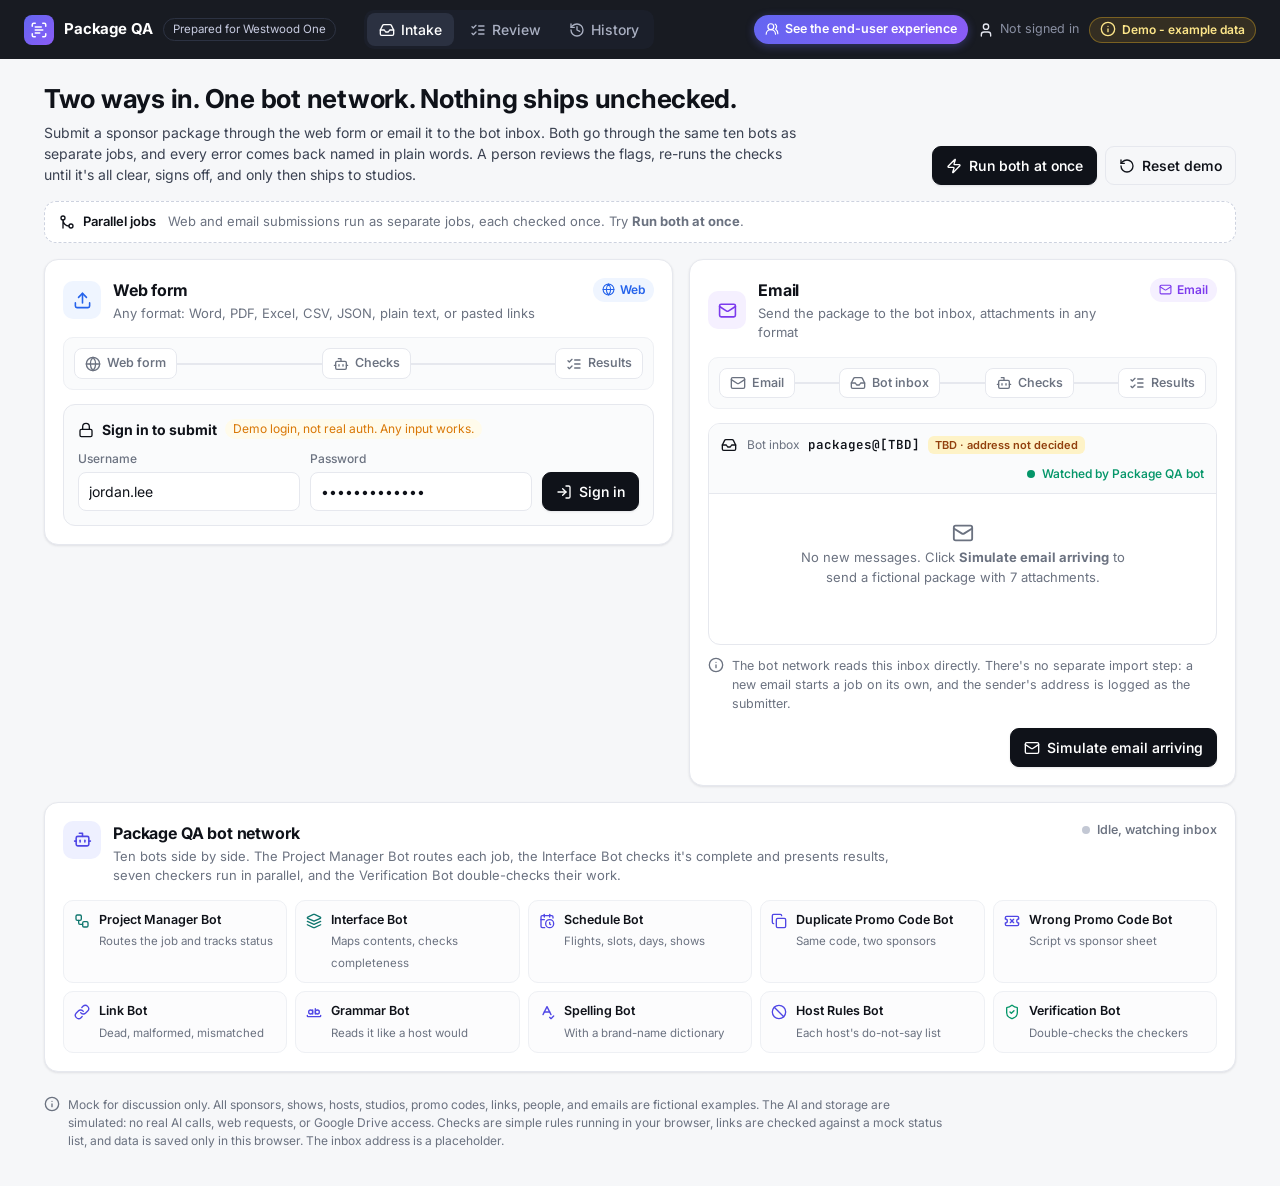
<file: index.html>
<!doctype html>
<html lang="en">
<head>
<meta charset="utf-8">
<meta name="viewport" content="width=device-width, initial-scale=1, viewport-fit=cover">
<meta name="theme-color" content="#0b0d12">
<title>Package QA · Mock · Prepared for Westwood One</title>
<link rel="preconnect" href="https://fonts.googleapis.com"><link rel="preconnect" href="https://fonts.gstatic.com" crossorigin>
<link href="https://fonts.googleapis.com/css2?family=Inter:wght@400;500;600;700&family=JetBrains+Mono:wght@400;500&display=swap" rel="stylesheet">
<link rel="stylesheet" href="assets/styles.css">
</head>
<body>
<header class="topbar">
  <div class="brand"><span class="logo" data-i="scan-text"></span><span class="name">Package QA</span><span class="tag">Prepared for Westwood One</span></div>
  <nav class="tabs" id="tabs">
    <button data-view="intake" class="on"><span data-i="inbox"></span><span>Intake</span></button>
    <button data-view="review"><span data-i="list-checks"></span><span>Review</span><em id="reviewCount"></em></button>
    <button data-view="history"><span data-i="history"></span><span>History</span></button>
  </nav>
  <div class="top-right"><a class="eu-link" href="end-user.html" title="See the end-user experience"><span data-i="users-round"></span><span class="eu-full">See the end-user experience</span><span class="eu-short">End-user view</span></a><span class="user-chip" id="userChip"></span><span class="demo-pill"><span data-i="info"></span><span>Demo - example data</span></span></div>
</header>

<main class="wrap">
  <!-- ============ INTAKE ============ -->
  <section class="view" id="view-intake">
    <section class="hero">
      <div>
        <h1>Two ways in. One bot network. Nothing ships unchecked.</h1>
        <p class="sub">Submit a sponsor package through the web form or email it to the bot inbox. Both go through the same ten bots as separate jobs, and every error comes back named in plain words. A person reviews the flags, re-runs the checks until it's all clear, signs off, and only then ships to studios.</p>
      </div>
      <div class="hero-actions">
        <button class="btn primary" id="runBoth"><span data-i="zap"></span>Run both at once</button>
        <button class="btn ghost" id="resetAll" title="Clears this browser's mock storage"><span data-i="rotate-ccw"></span>Reset demo</button>
      </div>
    </section>

    <div class="jobs-indicator" id="indicator"></div>

    <section class="lanes">
      <article class="card lane" id="laneWeb">
        <div class="lane-head">
          <div class="lane-title"><span class="ico-box web" data-i="upload"></span><div><h2>Web form</h2><p>Any format: Word, PDF, Excel, CSV, JSON, plain text, or pasted links</p></div></div>
          <span class="src-badge web"><span data-i="globe"></span>Web</span>
        </div>
        <div class="flowline" id="flowWeb"></div>
        <form class="signin" id="signin" autocomplete="off">
          <div class="signin-title"><span data-i="lock"></span><b>Sign in to submit</b><span class="note">Demo login, not real auth. Any input works.</span></div>
          <div class="signin-row">
            <label><span>Username</span><input id="uName" value="jordan.lee" spellcheck="false"></label>
            <label><span>Password</span><input id="uPass" type="password" value="demo-password"></label>
            <button class="btn primary" type="submit"><span data-i="log-in"></span>Sign in</button>
          </div>
        </form>
        <div id="webForm">
          <div class="signed"><span data-i="user-check"></span><span>Signed in as <b id="signedName"></b>. Web submissions are stamped with this user.</span><button class="link-btn" id="signOut" type="button"><span data-i="log-out"></span>Sign out</button></div>
          <label class="drop" id="drop">
            <input type="file" id="fileInput" multiple hidden>
            <span class="drop-ico" data-i="file-up"></span>
            <b>Drop files here or click to browse</b>
            <span>Several files per job. Scripts, sponsor info, promo codes, links, schedule, host preferences, in any layout.</span>
          </label>
          <label class="paste"><span><span data-i="clipboard-paste"></span>Paste text or links</span><textarea id="pasteBox" rows="3" placeholder="Paste a script, a CSV, or one link per line (e.g. S1 https://...)"></textarea></label>
          <div class="detected" id="webDetected"></div>
          <div class="lane-foot">
            <button class="btn" id="loadSample" type="button"><span data-i="file-text"></span>Load sample package</button>
            <button class="btn primary" id="submitWeb" type="button"><span data-i="send"></span>Submit for checking</button>
          </div>
          <p class="form-msg" id="formMsg" role="status"></p>
        </div>
      </article>

      <article class="card lane" id="laneEmail">
        <div class="lane-head">
          <div class="lane-title"><span class="ico-box email" data-i="mail"></span><div><h2>Email</h2><p>Send the package to the bot inbox, attachments in any format</p></div></div>
          <span class="src-badge email"><span data-i="mail"></span>Email</span>
        </div>
        <div class="flowline" id="flowEmail"></div>
        <div class="inbox">
          <div class="inbox-head">
            <span data-i="inbox"></span>
            <div class="inbox-addr"><span class="lbl">Bot inbox</span><code>packages@[TBD]</code><span class="tbd">TBD · address not decided</span></div>
            <span class="watch"><span class="pulse"></span>Watched by Package QA bot</span>
          </div>
          <div class="inbox-list" id="inboxList"></div>
        </div>
        <p class="lane-note"><span data-i="info"></span>The bot network reads this inbox directly. There's no separate import step: a new email starts a job on its own, and the sender's address is logged as the submitter.</p>
        <div class="lane-foot">
          <button class="btn primary" id="simEmail" type="button"><span data-i="mail"></span>Simulate email arriving</button>
        </div>
      </article>
    </section>

    <section class="card bot-panel">
      <div class="bot-head">
        <span class="ico-box bot" data-i="bot"></span>
        <div><h2>Package QA bot network</h2><p>Ten bots side by side. The Project Manager Bot routes each job, the Interface Bot checks it's complete and presents results, seven checkers run in parallel, and the Verification Bot double-checks their work.</p></div>
        <span class="bot-state" id="botState"></span>
      </div>
      <div class="bot-legend" id="legend"></div>
    </section>

    <section class="jobs" id="jobs"></section>
  </section>

  <!-- ============ REVIEW ============ -->
  <section class="view" id="view-review" hidden></section>

  <!-- ============ HISTORY ============ -->
  <section class="view" id="view-history" hidden></section>

  <footer class="foot">
    <p><span data-i="info"></span>Mock for discussion only. All sponsors, shows, hosts, studios, promo codes, links, people, and emails are fictional examples. The AI and storage are simulated: no real AI calls, web requests, or Google Drive access. Checks are simple rules running in your browser, links are checked against a mock status list, and data is saved only in this browser. The inbox address is a placeholder.</p>
  </footer>
</main>

<div class="modal" id="modal" hidden><div class="modal-card" id="modalCard"></div></div>
<div class="toast" id="toast" hidden></div>

<script src="assets/icons.js"></script>
<script src="assets/samples.js"></script>
<script src="assets/engine.js"></script>
<script src="assets/parse.js"></script>
<script src="assets/app.js"></script>
</body>
</html>
</file>
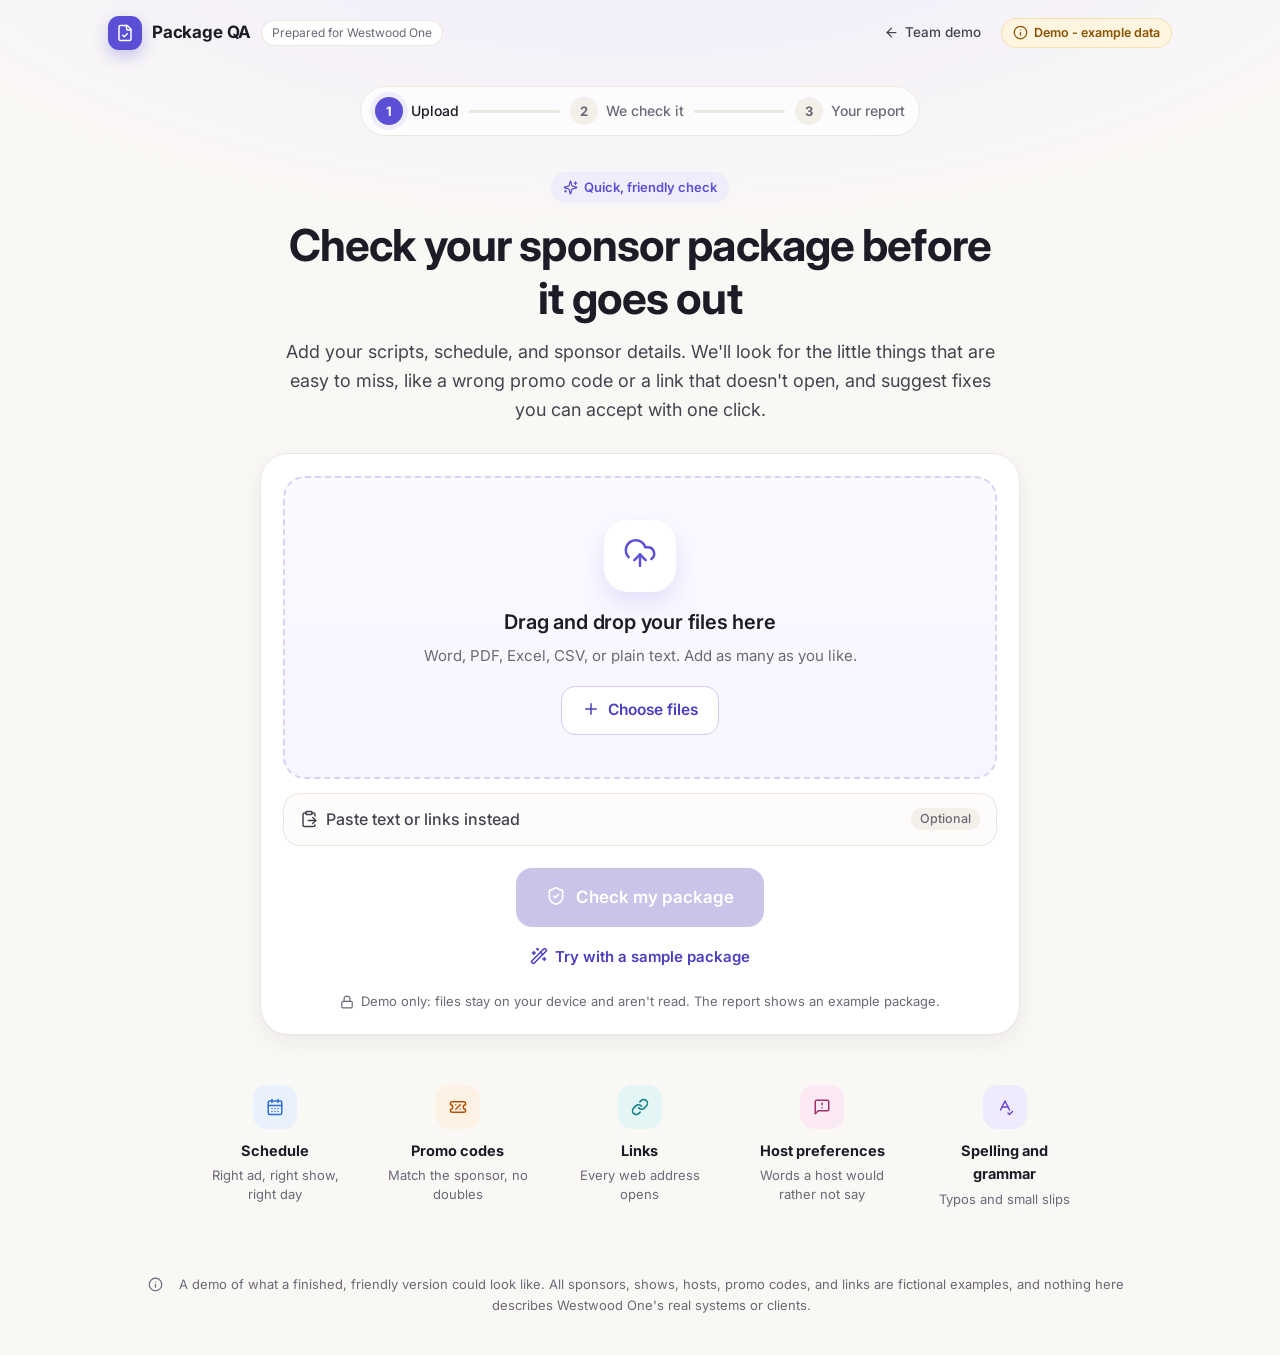
<file: end-user.html>
<!doctype html>
<html lang="en">
<head>
<meta charset="utf-8">
<meta name="viewport" content="width=device-width, initial-scale=1">
<title>Check your sponsor package · Package QA (demo)</title>
<meta name="description" content="Demo of a friendly end-user experience for checking a sponsor package. Example data only.">
<meta name="theme-color" content="#faf8f5">
<link rel="preconnect" href="https://fonts.googleapis.com"><link rel="preconnect" href="https://fonts.gstatic.com" crossorigin>
<link href="https://fonts.googleapis.com/css2?family=Inter:wght@400;500;600;700&display=swap" rel="stylesheet">
<link rel="stylesheet" href="assets/enduser.css">
</head>
<body>
<a class="skip" href="#main">Skip to content</a>
<header class="eu-top">
  <div class="eu-brand"><span class="eu-logo" data-i="file-check"></span><span class="eu-name">Package QA</span><span class="eu-tag">Prepared for Westwood One</span></div>
  <div class="eu-top-right">
    <a class="eu-back" href="./"><span data-i="arrow-left"></span><span>Team demo</span></a>
    <span class="eu-demo"><span data-i="info"></span>Demo - example data</span>
  </div>
</header>

<main id="main" class="eu-wrap">
  <ol class="steps" id="steps" aria-label="Progress">
    <li data-step="upload"><span class="num">1</span><span class="lbl">Upload</span></li>
    <li class="bar" aria-hidden="true"><i></i></li>
    <li data-step="checking"><span class="num">2</span><span class="lbl">We check it</span></li>
    <li class="bar" aria-hidden="true"><i></i></li>
    <li data-step="report"><span class="num">3</span><span class="lbl">Your report</span></li>
  </ol>

  <!-- 1. Upload -->
  <section class="stage" id="stage-upload" aria-labelledby="h-upload">
    <div class="hero">
      <span class="hero-badge"><span data-i="sparkles"></span>Quick, friendly check</span>
      <h1 id="h-upload">Check your sponsor package before it goes out</h1>
      <p>Add your scripts, schedule, and sponsor details. We'll look for the little things that are easy to miss, like a wrong promo code or a link that doesn't open, and suggest fixes you can accept with one click.</p>
    </div>

    <div class="up-card">
      <label class="dropzone" id="drop" for="files" tabindex="0">
        <input type="file" id="files" multiple hidden>
        <span class="dz-art" aria-hidden="true"><span data-i="cloud-upload"></span></span>
        <span class="dz-title">Drag and drop your files here</span>
        <span class="dz-sub">Word, PDF, Excel, CSV, or plain text. Add as many as you like.</span>
        <span class="btn-soft" id="chooseBtn"><span data-i="plus"></span>Choose files</span>
      </label>

      <ul class="chips" id="chips" aria-live="polite"></ul>

      <details class="paste" id="pasteWrap">
        <summary><span data-i="clipboard-paste"></span>Paste text or links instead <span class="opt">Optional</span></summary>
        <textarea id="paste" rows="4" placeholder="Paste a script, a list of links, or anything else you'd like us to look at."></textarea>
      </details>

      <div class="up-actions">
        <button class="btn-big" id="checkBtn" disabled><span data-i="shield-check"></span>Check my package</button>
        <button class="btn-link" id="sampleBtn"><span data-i="wand-sparkles"></span>Try with a sample package</button>
      </div>
      <p class="fine"><span data-i="lock"></span>Demo only: files stay on your device and aren't read. The report shows an example package.</p>
    </div>

    <ul class="what" aria-label="What we look for">
      <li><span class="w-ico c-sched" data-i="calendar-days"></span><b>Schedule</b><span>Right ad, right show, right day</span></li>
      <li><span class="w-ico c-code" data-i="ticket-percent"></span><b>Promo codes</b><span>Match the sponsor, no doubles</span></li>
      <li><span class="w-ico c-link" data-i="link"></span><b>Links</b><span>Every web address opens</span></li>
      <li><span class="w-ico c-words" data-i="message-square-warning"></span><b>Host preferences</b><span>Words a host would rather not say</span></li>
      <li><span class="w-ico c-typo" data-i="spell-check"></span><b>Spelling and grammar</b><span>Typos and small slips</span></li>
    </ul>
  </section>

  <!-- 2. Checking -->
  <section class="stage" id="stage-checking" hidden aria-labelledby="h-check">
    <div class="check-card">
      <div class="orb" aria-hidden="true"><span class="ring r1"></span><span class="ring r2"></span><span class="orb-core" data-i="file-check"></span></div>
      <h1 id="h-check">Checking your package</h1>
      <p class="muted" id="checkSub">This usually takes a few seconds.</p>
      <div class="progress" role="progressbar" aria-valuemin="0" aria-valuemax="100" aria-valuenow="0" id="prog"><i></i></div>
      <ul class="status-lines" id="lines" aria-live="polite"></ul>
    </div>
  </section>

  <!-- 3. Report -->
  <section class="stage" id="stage-report" hidden aria-labelledby="h-report"></section>

  <!-- Done -->
  <section class="stage" id="stage-done" hidden aria-labelledby="h-done"></section>
</main>

<footer class="eu-foot">
  <p><span data-i="info"></span>A demo of what a finished, friendly version could look like. All sponsors, shows, hosts, promo codes, and links are fictional examples, and nothing here describes Westwood One's real systems or clients.</p>
</footer>

<div class="sheet-wrap" id="sheet" hidden role="dialog" aria-modal="true" aria-labelledby="sheetTitle"></div>
<div class="eu-toast" id="toast" hidden role="status"></div>

<script src="assets/icons.js"></script>
<script src="assets/samples.js"></script>
<script src="assets/engine.js"></script>
<script src="assets/parse.js"></script>
<script src="assets/enduser.js"></script>
</body>
</html>
</file>
<file: assets/styles.css>
:root{
  --bg:#f6f7f9;--card:#fff;--ink:#0f1219;--ink2:#3b4252;--mut:#6b7280;--line:#e6e8ee;--line2:#eef0f4;
  --acc:#4f46e5;--acc2:#eef0ff;--web:#2563eb;--webbg:#eff5ff;--em:#7c3aed;--embg:#f5f0ff;
  --ok:#059669;--okbg:#ecfdf5;--warn:#d97706;--warnbg:#fffbeb;--bad:#dc2626;--badbg:#fef2f2;
  --r:14px;--sh:0 1px 2px rgba(16,24,40,.04),0 1px 3px rgba(16,24,40,.06);--sh2:0 10px 30px rgba(16,24,40,.12);
  --mono:"JetBrains Mono",ui-monospace,Menlo,monospace;
}
*{box-sizing:border-box}
html,body{margin:0}
body{font:14px/1.5 Inter,system-ui,-apple-system,"Segoe UI",sans-serif;color:var(--ink);background:var(--bg);-webkit-font-smoothing:antialiased}
.i{width:16px;height:16px;flex:none;vertical-align:-3px}
.spin{animation:spin 1s linear infinite}@keyframes spin{to{transform:rotate(360deg)}}
.muted{color:var(--mut)}.small{font-size:12px}
h1,h2,h3,h4{margin:0;letter-spacing:-.01em}
code{font-family:var(--mono);font-size:12.5px}
button{font:inherit;cursor:pointer}
[hidden]{display:none!important}

/* top bar */
.topbar{position:sticky;top:0;z-index:20;display:flex;align-items:center;gap:16px;padding:10px 24px;background:rgba(15,18,25,.96);backdrop-filter:blur(8px);color:#fff}
.brand{display:flex;align-items:center;gap:10px;min-width:0}
.logo{display:grid;place-items:center;width:30px;height:30px;border-radius:8px;background:linear-gradient(135deg,#6366f1,#8b5cf6)}
.logo .i{width:18px;height:18px}
.name{font-weight:700;font-size:15px;letter-spacing:-.01em}
.tag{font-size:11.5px;color:#c7cbe0;border:1px solid #2c3242;border-radius:999px;padding:2px 9px;white-space:nowrap}
.tabs{display:flex;gap:4px;margin-left:12px;background:#1b1f2a;border-radius:10px;padding:3px}
.tabs button{display:flex;align-items:center;gap:6px;border:0;background:none;color:#aab0c2;padding:6px 12px;border-radius:8px;font-weight:500}
.tabs button.on{background:#2b3141;color:#fff}
.tabs em{font-style:normal;font-size:11px;background:var(--acc);color:#fff;border-radius:999px;padding:0 6px;min-width:18px;text-align:center}
.tabs em:empty{display:none}
.top-right{margin-left:auto;display:flex;gap:10px;align-items:center}
.user-chip{display:flex;gap:6px;align-items:center;font-size:12.5px;color:#e5e7f0}
.user-chip .muted{color:#8a90a3}
.demo-pill{display:flex;gap:6px;align-items:center;font-size:12px;font-weight:600;color:#fde68a;background:rgba(251,191,36,.12);border:1px solid rgba(251,191,36,.35);padding:3px 10px;border-radius:999px;white-space:nowrap}

.wrap{max-width:1240px;margin:0 auto;padding:24px}
.card{background:var(--card);border:1px solid var(--line);border-radius:var(--r);box-shadow:var(--sh);padding:18px}
.view>*+*{margin-top:16px}
.hero{display:flex;gap:24px;align-items:flex-end;justify-content:space-between}
.hero h1{font-size:26px;line-height:1.2}
.sub{color:var(--ink2);max-width:760px;margin:8px 0 0}
.hero-actions{display:flex;gap:8px;flex:none}

.btn{display:inline-flex;align-items:center;gap:7px;border:1px solid var(--line);background:#fff;color:var(--ink);padding:8px 13px;border-radius:9px;font-weight:550;box-shadow:var(--sh);transition:.15s}
.btn:hover:not(:disabled){border-color:#cfd3dc;background:#fafbfc}
.btn.primary{background:var(--ink);border-color:var(--ink);color:#fff}
.btn.primary:hover:not(:disabled){background:#252a36}
.btn.ghost{background:transparent;box-shadow:none}
.btn.danger,.btn.ghost.danger{color:var(--bad)}
.btn.danger:not(.ghost){background:var(--bad);color:#fff;border-color:var(--bad)}
.btn.sm{padding:5px 10px;font-size:12.5px}
.btn:disabled{opacity:.45;cursor:not-allowed}
.link-btn{display:inline-flex;gap:5px;align-items:center;border:0;background:none;color:var(--acc);font-weight:550;padding:2px 4px}
.icon-btn{border:0;background:none;color:var(--mut);padding:4px;border-radius:6px}.icon-btn:hover{background:var(--line2)}

.jobs-indicator{display:flex;flex-wrap:wrap;gap:8px;align-items:center;padding:10px 14px;border:1px dashed #cdd2df;border-radius:12px;background:#fff;font-size:13px}
.ind-lbl{font-weight:600;margin-right:4px}
.ind-job{display:inline-flex;gap:6px;align-items:center;padding:3px 4px 3px 10px;border-radius:999px;font-size:12.5px}
.ind-job.web{background:var(--webbg);color:#1e40af}.ind-job.email{background:var(--embg);color:#5b21b6}
.ind-note{display:inline-flex;gap:5px;align-items:center;color:var(--ok);font-weight:550;margin-left:auto}

/* lanes */
.lanes{display:grid;grid-template-columns:1.15fr 1fr;gap:16px;align-items:start}
.lane-head{display:flex;justify-content:space-between;gap:12px;align-items:flex-start}
.lane-title{display:flex;gap:12px;align-items:center}
.lane-title p{margin:2px 0 0;color:var(--mut);font-size:13px}
.lane-title h2{font-size:16px}
.ico-box{display:grid;place-items:center;width:38px;height:38px;border-radius:10px;flex:none}
.ico-box .i{width:19px;height:19px}
.ico-box.web{background:var(--webbg);color:var(--web)}.ico-box.email{background:var(--embg);color:var(--em)}.ico-box.bot{background:var(--acc2);color:var(--acc)}
.src-badge{display:inline-flex;gap:5px;align-items:center;font-size:12px;font-weight:600;padding:3px 9px;border-radius:999px;white-space:nowrap}
.src-badge.web{background:var(--webbg);color:var(--web)}.src-badge.email{background:var(--embg);color:var(--em)}
.src-badge.sm{font-size:11px;padding:2px 8px}
.src-badge .i,.sub-badge .i,.status .i{width:13px;height:13px;vertical-align:-2px}
.flowline{display:flex;align-items:center;gap:0;margin:14px 0;padding:10px;border-radius:10px;background:#fafbfc;border:1px solid var(--line2);overflow-x:auto}
.fstep{display:inline-flex;gap:6px;align-items:center;font-size:12.5px;font-weight:550;color:var(--mut);padding:5px 10px;border-radius:8px;border:1px solid var(--line);background:#fff;white-space:nowrap}
.fstep.on{color:var(--acc);border-color:#c7c9fb;box-shadow:0 0 0 3px #eef0ff}
.fstep.done{color:var(--ok);border-color:#b7e4d3}
.fconn{flex:1;min-width:22px;height:2px;background:var(--line);position:relative;overflow:hidden}
.fconn.done{background:#9fdcc4}
.fconn.live{background:#c7c9fb}.fconn.live i{position:absolute;top:0;left:-30%;width:30%;height:100%;background:var(--acc);animation:flow 1s linear infinite}
@keyframes flow{to{left:100%}}
.signin{border:1px solid var(--line);border-radius:12px;padding:14px;background:#fafbfc}
.signin-title{display:flex;gap:8px;align-items:center;flex-wrap:wrap;margin-bottom:10px}
.note{font-size:12px;color:var(--warn);background:var(--warnbg);padding:1px 8px;border-radius:999px}
.signin-row{display:flex;gap:10px;align-items:flex-end;flex-wrap:wrap}
label>span{display:block;font-size:12px;color:var(--mut);margin-bottom:4px;font-weight:500}
input,select,textarea{font:inherit;color:var(--ink);border:1px solid var(--line);border-radius:8px;padding:8px 10px;background:#fff;width:100%}
input:focus,select:focus,textarea:focus{outline:none;border-color:#a5a8f6;box-shadow:0 0 0 3px #eef0ff}
.signin-row label{flex:1;min-width:140px}
.signed{display:flex;gap:8px;align-items:center;font-size:13px;padding:8px 12px;background:var(--okbg);color:#065f46;border-radius:10px;margin-bottom:12px}
.signed .link-btn{margin-left:auto}
.drop{display:flex;flex-direction:column;align-items:center;gap:4px;text-align:center;padding:18px;border:1.5px dashed #c9cede;border-radius:12px;background:#fcfcfd;cursor:pointer;transition:.15s}
.drop:hover,.drop.over{border-color:var(--web);background:var(--webbg)}
.drop-ico{color:var(--web)}.drop-ico .i{width:22px;height:22px}
.drop span:last-child{font-size:12.5px;color:var(--mut)}
.paste{display:block;margin-top:10px}.paste>span{display:flex;gap:6px;align-items:center}
.paste textarea{font-family:var(--mono);font-size:12px;resize:vertical}
.detected:not(:empty){margin-top:12px}
.det-head{display:flex;gap:8px;align-items:center;flex-wrap:wrap;margin-bottom:8px}
.det-head .i{color:var(--acc)}
.det-head .muted{font-size:12.5px}
.det-list{list-style:none;margin:0;padding:0;border:1px solid var(--line);border-radius:10px;overflow:hidden}
.det-list li{display:grid;grid-template-columns:1fr auto auto;gap:6px 10px;align-items:center;padding:9px 10px;border-top:1px solid var(--line2)}
.det-list li:first-child{border-top:0}
.det-list li.xp{background:#fffdf5}
.det-file{display:flex;gap:8px;align-items:center;min-width:0}
.det-file b{display:block;font-weight:550;font-size:13px;overflow:hidden;text-overflow:ellipsis;white-space:nowrap}
.det-file small{color:var(--mut);font-size:11.5px}
.det-file>span{min-width:0}
.det-map{display:flex;gap:6px;align-items:center}
.det-map select{width:auto;padding:4px 8px;font-size:12.5px}
.conf{font-size:11px;font-weight:600;padding:1px 6px;border-radius:6px}
.conf.hi{background:var(--okbg);color:var(--ok)}.conf.mid{background:var(--warnbg);color:var(--warn)}.conf.lo{background:var(--badbg);color:var(--bad)}
.ov{display:inline-flex;gap:3px;align-items:center;font-size:11px;color:var(--acc)}
.det-list li>.icon-btn{grid-column:3;grid-row:1}
.det-flags{grid-column:1/-1;grid-row:2;display:flex;flex-wrap:wrap;gap:6px}
.flag{display:inline-flex;gap:5px;align-items:center;font-size:11.5px;color:var(--mut);background:var(--line2);padding:2px 8px;border-radius:6px}
.flag.xp{color:#92400e;background:#fef3c7}
.flag .i{width:13px;height:13px}
.checklist{display:flex;flex-wrap:wrap;gap:6px 14px;margin-top:10px;font-size:12.5px;color:var(--mut)}
.checklist span{display:inline-flex;gap:5px;align-items:center}.checklist .ok{color:var(--ok)}
.lane-foot{display:flex;gap:8px;justify-content:flex-end;margin-top:14px;flex-wrap:wrap}
.form-msg{font-size:13px;margin:10px 0 0;display:flex;gap:6px;align-items:center;color:var(--ok)}
.form-msg:empty{display:none}.form-msg.bad{color:var(--bad)}
.lane-note{display:flex;gap:8px;font-size:12.5px;color:var(--mut);margin:12px 0 0}
.inbox{border:1px solid var(--line);border-radius:12px;overflow:hidden}
.inbox-head{display:flex;gap:10px;align-items:center;padding:10px 12px;background:#fafbfc;border-bottom:1px solid var(--line);flex-wrap:wrap}
.inbox-head>.i{color:var(--em)}
.inbox-addr{display:flex;gap:8px;align-items:center;flex-wrap:wrap}
.inbox-addr .lbl{font-size:12px;color:var(--mut)}
.inbox-addr code{font-weight:600;color:var(--ink)}
.tbd{font-size:11px;font-weight:600;color:#92400e;background:#fef3c7;padding:1px 7px;border-radius:6px}
.watch{margin-left:auto;display:inline-flex;gap:7px;align-items:center;font-size:12px;color:var(--ok);font-weight:550}
.pulse{width:8px;height:8px;border-radius:50%;background:var(--ok);box-shadow:0 0 0 0 rgba(5,150,105,.5);animation:pulse 1.8s infinite}
@keyframes pulse{70%{box-shadow:0 0 0 8px rgba(5,150,105,0)}100%{box-shadow:0 0 0 0 rgba(5,150,105,0)}}
.inbox-list{padding:10px;display:flex;flex-direction:column;gap:10px;min-height:150px}
.inbox-empty{display:flex;flex-direction:column;align-items:center;justify-content:center;text-align:center;color:var(--mut);padding:18px;gap:4px}
.inbox-empty .i{width:22px;height:22px}.inbox-empty p{margin:0;max-width:340px;font-size:13px}
.mail{border:1px solid var(--line);border-radius:10px;padding:12px;animation:slide .45s ease}
.mail.new{border-color:#d8c8fb;box-shadow:0 0 0 3px var(--embg)}
@keyframes slide{from{opacity:0;transform:translateY(-8px)}}
.mail-top{display:flex;gap:10px;align-items:flex-start}
.avatar{display:grid;place-items:center;width:30px;height:30px;border-radius:50%;background:var(--embg);color:var(--em);flex:none}
.mail-meta{min-width:0;flex:1}.mail-meta b{display:block;font-size:13px}.mail-meta span{font-size:12px;color:var(--mut)}
.mail-state{display:inline-flex;gap:5px;align-items:center;font-size:11.5px;font-weight:600;color:var(--em);white-space:nowrap}
.mail.picked .mail-state{color:var(--ok)}
.mail p{margin:8px 0;font-size:13px;color:var(--ink2)}
.attach{display:flex;flex-wrap:wrap;gap:6px}
.chip{display:inline-flex;gap:5px;align-items:center;font-size:11.5px;background:var(--line2);padding:3px 8px;border-radius:6px;color:var(--ink2)}
.chip.xp{background:#fef3c7;color:#92400e}.chip .i{width:12px;height:12px}
.sub-line{display:flex;gap:6px;align-items:center;font-size:12px;color:var(--mut);margin-top:8px}

/* bot panel */
.bot-head{display:flex;gap:12px;align-items:flex-start}
.bot-head p{margin:2px 0 0;color:var(--mut);font-size:13px;max-width:780px}
.bot-head h2{font-size:16px}
.bot-state{margin-left:auto;display:inline-flex;gap:7px;align-items:center;font-size:12.5px;font-weight:550;color:var(--mut);white-space:nowrap}
.dot{width:8px;height:8px;border-radius:50%;background:#c3c8d4}.dot.live{background:var(--acc);animation:pulse2 1.2s infinite}
@keyframes pulse2{50%{opacity:.35}}
.bot-legend{display:grid;grid-template-columns:repeat(5,1fr);gap:8px;margin-top:14px}
.legend-bot{display:flex;gap:9px;align-items:flex-start;padding:10px;border:1px solid var(--line2);border-radius:10px;background:#fcfcfd}
.legend-bot>.i{color:var(--acc);margin-top:2px}
.legend-bot b{display:block;font-size:12.5px;font-weight:600}.legend-bot span{font-size:11.5px;color:var(--mut)}
.legend-bot.pm>.i,.legend-bot.ui>.i{color:#0f766e}.legend-bot.verify>.i{color:var(--ok)}

/* jobs */
.sec-head{display:flex;gap:8px;align-items:center;flex-wrap:wrap;margin-bottom:12px}
.sec-head h2{font-size:15px}.sec-head .muted{font-size:12.5px}
.sec-head>.i{color:var(--ink2)}
.job-grid{display:grid;grid-template-columns:1fr 1fr;gap:16px}
.job{border-top:3px solid var(--web)}.job.email{border-top-color:var(--em)}
.job-head{display:flex;justify-content:space-between;align-items:flex-start;gap:10px}
.job-id{display:flex;gap:10px;align-items:center;min-width:0}
.job-id b{display:block;font-size:14px}.job-id span{font-size:12.5px;color:var(--mut)}
.job-letter{display:grid;place-items:center;width:32px;height:32px;border-radius:9px;background:var(--ink);color:#fff;font-weight:700;flex:none}
.job-meta{display:flex;flex-wrap:wrap;gap:8px;align-items:center;margin:10px 0}
.sub-badge{display:inline-flex;gap:6px;align-items:center;font-size:12px;padding:3px 9px;border-radius:999px;border:1px solid var(--line);background:#fff;color:var(--ink2)}
.sub-badge.web .i{color:var(--web)}.sub-badge.email .i{color:var(--em)}
.status{display:inline-flex;gap:5px;align-items:center;font-size:11.5px;font-weight:600;padding:2px 9px;border-radius:999px;background:var(--line2);color:var(--ink2);white-space:nowrap}
.s-checking,.s-rechecking{background:var(--acc2);color:var(--acc)}.s-review{background:var(--warnbg);color:var(--warn)}
.s-clear,.s-approved{background:var(--okbg);color:var(--ok)}.s-shipped{background:#0f1219;color:#fff}.s-rejected{background:var(--badbg);color:var(--bad)}
.bot-grid{display:grid;grid-template-columns:repeat(5,1fr);gap:6px}
.bchip{display:flex;flex-direction:column;gap:3px;padding:8px;border:1px solid var(--line2);border-radius:9px;background:#fcfcfd;font-size:11.5px;min-width:0;transition:.2s}
.bchip>.i{color:var(--mut)}
.bn{font-weight:600;color:var(--ink);white-space:nowrap;overflow:hidden;text-overflow:ellipsis}
.bs{display:flex;gap:4px;align-items:center;color:var(--mut)}.bs .i{width:12px;height:12px}
.bchip.run,.bchip.route{border-color:#c7c9fb;background:var(--acc2)}.bchip.run>.i,.bchip.route>.i{color:var(--acc)}
.bchip.done>.i{color:var(--ok)}.bchip.done .bs{color:var(--ok)}
.bchip.done.has{border-color:#fcd9a8;background:#fffaf0}.bchip.done.has>.i,.bchip.done.has .bs{color:#b45309}
.bchip.fail{border-color:#fecaca;background:var(--badbg)}.bchip.fail .bs{color:var(--bad)}
.payload{margin-top:12px;border:1px solid var(--line2);border-radius:9px;background:#fafbfc}
.payload summary{display:flex;gap:6px;align-items:center;padding:8px 10px;font-size:12.5px;font-weight:550;cursor:pointer;list-style:none}
.payload summary::-webkit-details-marker{display:none}
.payload pre{margin:0;padding:0 12px 12px;font:11.5px/1.5 var(--mono);color:var(--ink2);max-height:220px;overflow:auto}
.job-foot{display:flex;justify-content:space-between;align-items:center;gap:10px;margin-top:12px;font-size:12.5px;flex-wrap:wrap}

/* review */
.picker{display:flex;gap:8px;overflow-x:auto;padding-bottom:2px}
.pick{display:flex;gap:7px;align-items:center;border:1px solid var(--line);background:#fff;border-radius:10px;padding:7px 11px;white-space:nowrap;box-shadow:var(--sh);font-size:12.5px}
.pick span{color:var(--mut)}
.pick.on{border-color:var(--ink);box-shadow:0 0 0 2px rgba(15,18,25,.08)}
.ui-say{display:flex;gap:8px;align-items:flex-start;margin-top:12px;padding:10px 12px;border-radius:10px;background:#f0fdfa;color:#115e59;font-size:13px}
.rv-grid{display:grid;grid-template-columns:minmax(0,1fr) 340px;gap:16px;align-items:start}
.rv-main>*+*,.rv-side>*+*{margin-top:16px}
.rv-side{position:sticky;top:70px}
.rerun{margin-left:auto}
.checking-note,.all-clear{display:flex;gap:10px;align-items:center;padding:14px;border-radius:10px;background:var(--acc2);color:var(--acc);font-weight:550}
.all-clear{background:var(--okbg);color:#065f46}.all-clear .i{width:22px;height:22px}
.all-clear b,.all-clear span{display:block}.all-clear span{font-weight:400;font-size:13px}
.fgroup+.fgroup{margin-top:14px}
.fg-h{display:flex;gap:8px;align-items:center;font-size:13px;margin-bottom:8px}
.count{font-size:11px;font-weight:700;background:var(--line2);padding:0 7px;border-radius:999px}
.flist{list-style:none;margin:0;padding:0;display:flex;flex-direction:column;gap:10px}
.finding{border:1px solid var(--line);border-left:3px solid var(--warn);border-radius:10px;padding:12px 14px;background:#fff}
.finding.sev-high{border-left-color:var(--bad)}.finding.sev-low{border-left-color:#94a3b8}
.finding.decided{background:#fbfcfd}.finding.dismissed{opacity:.75}
.f-top{display:flex;flex-wrap:wrap;gap:6px;align-items:center;margin-bottom:6px}
.f-type{display:inline-flex;gap:5px;align-items:center;font-size:11.5px;font-weight:600;color:var(--ink2);background:var(--line2);padding:2px 8px;border-radius:6px}
.f-type .i{width:13px;height:13px}
.f-type.verify{background:var(--okbg);color:var(--ok)}
.sev{font-size:10.5px;text-transform:uppercase;letter-spacing:.04em;font-weight:700;color:var(--warn)}
.sev-high .sev{color:var(--bad)}.sev-low .sev{color:#64748b}
.new{display:inline-flex;gap:4px;align-items:center;font-size:11px;font-weight:600;color:var(--acc);background:var(--acc2);padding:1px 7px;border-radius:6px}
.new .i,.credit .i{width:12px;height:12px}
.credit{margin-left:auto;display:inline-flex;gap:4px;align-items:center;font-size:11.5px;color:var(--ok);font-weight:550}
.credit.muted{color:var(--mut);font-weight:400}
.finding h4{font-size:14px;font-weight:600;line-height:1.4}
.ctx{margin-top:10px;border:1px solid var(--line2);border-radius:8px;background:#fafbfc;padding:10px 12px}
.ctx-h{display:flex;gap:6px;align-items:center;font-size:11.5px;color:var(--mut);font-weight:550;margin-bottom:6px}
.ctx-h .i{width:13px;height:13px}
.ctx p{margin:0;font-size:13px;color:var(--ink2);line-height:1.6}
mark{background:#fde68a;color:#78350f;border-radius:3px;padding:0 2px;box-shadow:0 0 0 1px #f59e0b inset}
table.mini{border-collapse:collapse;font-size:12.5px;width:100%}
table.mini th{text-align:left;font-weight:500;color:var(--mut);padding:3px 6px}
table.mini td{padding:4px 6px;border-top:1px solid var(--line2)}
table.mini tr.hit td{background:#fef3c7}
.fix-line{display:flex;gap:7px;align-items:flex-start;margin-top:10px;font-size:13px;color:var(--ink2)}
.fix-line .i{color:var(--acc);margin-top:2px}
.actions{display:flex;flex-wrap:wrap;gap:6px;margin-top:10px}
.decision{display:flex;gap:7px;align-items:center;flex-wrap:wrap;margin-top:10px;font-size:12.5px;padding:7px 10px;border-radius:8px;background:var(--okbg);color:#065f46}
.dismissed .decision{background:var(--line2);color:var(--ink2)}
.decision .link-btn{margin-left:auto}
.rounds{display:flex;flex-wrap:wrap;gap:8px;margin-top:14px;padding-top:12px;border-top:1px solid var(--line2)}
.round{display:inline-flex;gap:5px;align-items:center;font-size:12px;color:var(--ink2);background:var(--line2);padding:3px 9px;border-radius:999px}
.round small{color:var(--mut)}.round .i{width:12px;height:12px}
.signoff.locked,.ship.locked{background:#fcfcfd}
.lock-note{margin-left:auto;display:inline-flex;gap:5px;align-items:center;font-size:12px;color:var(--mut)}
.unlock{margin-left:auto;display:inline-flex;gap:5px;align-items:center;font-size:12px;color:var(--ok);font-weight:600}
.signoff .status,.ship .sec-head .status{margin-left:auto}
.sumtable{width:100%;border-collapse:collapse;font-size:13px}
.sumtable th{text-align:left;font-weight:500;color:var(--mut);font-size:12px;padding:6px 8px;border-bottom:1px solid var(--line)}
.sumtable td{padding:6px 8px;border-bottom:1px solid var(--line2)}
.sumtable td:first-child .i{margin-right:7px}
.sumtable td:first-child .i{color:var(--mut)}
.sumtable .tot td{font-weight:700;border-bottom:0}
.sign-form{margin-top:14px;display:flex;flex-direction:column;gap:10px}
.chk{display:flex;gap:9px;align-items:flex-start;font-size:13px}
.chk input{width:16px;height:16px;margin-top:2px;flex:none}
.sign-row{display:grid;grid-template-columns:1fr 1fr;gap:10px}
input.sig,.sig{font-family:"Brush Script MT","Segoe Script","Snell Roundhand",cursive;font-size:20px}
i.sig{font-style:normal}
.sign-actions{display:flex;gap:8px;flex-wrap:wrap}
.signed-box{display:flex;gap:10px;align-items:center;margin-top:14px;padding:12px;border-radius:10px;background:var(--okbg);color:#065f46}
.signed-box .i{width:22px;height:22px}.signed-box b,.signed-box span{display:block}.signed-box span{font-size:12.5px}
.studios{list-style:none;padding:0;margin:0 0 12px;display:flex;flex-direction:column;gap:8px}
.studios li{display:flex;gap:10px;align-items:center;padding:10px 12px;border:1px solid var(--line);border-radius:10px}
.studios li>.i{color:var(--mut)}
.studios b,.studios span{display:block}.studios span{font-size:12px;color:var(--mut)}
.dstate{margin-left:auto;display:inline-flex!important;gap:5px;align-items:center;font-size:12px;font-weight:600;color:var(--mut)!important;white-space:nowrap}
.studios li.del{border-color:#b7e4d3;background:var(--okbg)}.studios li.del .dstate{color:var(--ok)!important}.studios li.del>.i{color:var(--ok)}
.ship.rejected{display:flex;gap:10px;align-items:flex-start;background:var(--badbg);color:#991b1b;border-color:#fecaca}
.ship.rejected b,.ship.rejected span{display:block}.ship.rejected span{font-size:13px}
.drive .path{display:flex;gap:7px;align-items:center;font-size:12px;font-family:var(--mono);color:var(--ink2);background:#fafbfc;border:1px solid var(--line2);padding:7px 9px;border-radius:8px;word-break:break-all}
.drive .path .i{color:#eab308;flex:none}
.mock{margin-left:auto;font-size:11px;font-weight:600;color:#92400e;background:#fef3c7;padding:1px 7px;border-radius:6px}
.dfiles{list-style:none;padding:0;margin:8px 0;max-height:260px;overflow:auto}
.dfiles li{display:grid;grid-template-columns:auto 1fr;gap:2px 8px;padding:6px 2px;border-bottom:1px solid var(--line2);font-size:12.5px}
.dfiles li .i{color:var(--mut);margin-top:2px;grid-row:span 2}
.dfiles span{overflow:hidden;text-overflow:ellipsis;white-space:nowrap}
.dfiles small{color:var(--mut);font-size:11px}
.addonly{margin-left:auto;display:inline-flex;gap:4px;align-items:center;font-size:11px;font-weight:600;color:var(--ink2);background:var(--line2);padding:1px 7px;border-radius:6px}
.addonly .i{width:12px;height:12px}
.alog{list-style:none;padding:0;margin:0;max-height:440px;overflow:auto}
.alog li{display:flex;gap:9px;padding:8px 2px;border-bottom:1px solid var(--line2);font-size:12.5px}
.alog li>.i{color:var(--mut);margin-top:2px;width:14px;height:14px}
.alog .k-warn>.i{color:var(--warn)}.alog .k-ok>.i,.alog .k-approve>.i{color:var(--ok)}.alog .k-reject>.i{color:var(--bad)}.alog .k-decide>.i{color:var(--acc)}
.a-who{display:block;font-weight:600}.a-what{display:block;color:var(--ink2)}.alog small{color:var(--mut);font-size:11px}
.empty-state{text-align:center;padding:40px}.empty-state>.i{width:28px;height:28px;color:var(--mut)}.empty-state p{color:var(--mut)}

/* history */
.log-scroll{overflow-x:auto}
table.log{width:100%;border-collapse:collapse;font-size:13px;min-width:820px}
table.log th{text-align:left;font-weight:500;color:var(--mut);font-size:12px;padding:8px;border-bottom:1px solid var(--line);white-space:nowrap}
table.log td{padding:9px 8px;border-bottom:1px solid var(--line2);vertical-align:middle}
table.log td small{display:block;color:var(--mut);font-size:11px}
table.log tbody tr{cursor:pointer}table.log tbody tr:hover{background:#fafbfc}
table.log td .i{color:var(--mut);margin-right:5px}

/* modal + toast */
.modal{position:fixed;inset:0;z-index:50;background:rgba(15,18,25,.45);display:grid;place-items:center;padding:16px}
.modal-card{background:#fff;border-radius:16px;box-shadow:var(--sh2);padding:20px;width:min(520px,100%);animation:slide .2s}
.modal-card h3{display:flex;gap:8px;align-items:center;font-size:16px}
.modal-card p{margin:6px 0 12px;font-size:13px}
.fld{display:block;margin-bottom:12px}
.cur{font-size:13px;background:#fef3c7;border-radius:8px;padding:8px 10px;color:#78350f}
.m-actions{display:flex;justify-content:flex-end;gap:8px}
.toast{position:fixed;bottom:20px;left:50%;transform:translateX(-50%);z-index:60;background:var(--ink);color:#fff;padding:10px 16px;border-radius:10px;box-shadow:var(--sh2);font-size:13px;display:flex;gap:8px;align-items:center;animation:slide .25s}
.foot{margin-top:24px}.foot p{display:flex;gap:8px;font-size:12px;color:var(--mut);max-width:900px}

/* responsive */
@media (max-width:1100px){.bot-legend{grid-template-columns:repeat(2,1fr)}.rv-grid{grid-template-columns:1fr}.rv-side{position:static}}
@media (max-width:900px){.lanes,.job-grid{grid-template-columns:1fr}.hero{flex-direction:column;align-items:flex-start}}
@media (max-width:720px){
  .topbar{flex-wrap:wrap;padding:10px 14px;gap:8px}
  .tag{display:none}
  .tabs{order:3;width:100%;margin:0;justify-content:space-between}
  .tabs button{flex:1;justify-content:center}
  .user-chip span{max-width:90px;overflow:hidden;text-overflow:ellipsis;white-space:nowrap}
  .wrap{padding:14px}
  .hero h1{font-size:21px}
  .hero-actions{width:100%}.hero-actions .btn{flex:1;justify-content:center}
  .card{padding:14px}
  .bot-grid{grid-template-columns:repeat(2,1fr)}
  .bot-legend{grid-template-columns:1fr}
  .det-list li{grid-template-columns:1fr auto}
  .det-map{grid-column:1/-1;grid-row:2}
  .det-list li>.icon-btn{grid-column:2}
  .det-flags{grid-row:3}
  .sign-row{grid-template-columns:1fr}
  .lane-foot .btn{flex:1;justify-content:center}
  .ind-note{margin-left:0}
  .credit{margin-left:0}
  .bot-head{flex-wrap:wrap}.bot-state{margin-left:0}
  .watch{margin-left:0}
}
@media (max-width:420px){.demo-pill>span:last-child{font-size:11px}.user-chip{display:none}}
table.log td:first-child b,table.log td:first-child{white-space:nowrap}
.lanes>*,.job-grid>*,.rv-grid>*{min-width:0}
@media (max-width:720px){
  .bot-grid{gap:5px}
  .bchip{flex-direction:row;flex-wrap:wrap;align-items:center;gap:2px 6px;padding:6px 8px}
  .bchip .bs{width:100%}
  .flowline{padding:8px}.fstep{padding:4px 8px;font-size:12px}
}
.eu-link{display:inline-flex;gap:6px;align-items:center;font-size:12.5px;font-weight:600;color:#fff;text-decoration:none;background:linear-gradient(135deg,#6366f1,#8b5cf6);padding:5px 11px;border-radius:999px;white-space:nowrap;box-shadow:0 2px 8px rgba(99,102,241,.35)}
.eu-link:hover{filter:brightness(1.08)}
.eu-link .i{width:14px;height:14px}
.eu-short{display:none}
@media (max-width:1100px){.eu-full{display:none}.eu-short{display:inline}}
@media (max-width:420px){.eu-link{padding:5px 9px}}
</file>
<file: assets/enduser.css>
:root{
  --bg:#faf8f5;--bg2:#f3efe9;--card:#fff;--ink:#1d1b26;--ink2:#46434f;--mut:#6c6876;--line:#ebe6df;--line2:#f2eee8;
  --acc:#5b4fd6;--acc-d:#4a3fc0;--acc-soft:#efedfc;
  --ok:#0f7b5c;--ok-soft:#e6f5ef;--del:#b4232f;--del-soft:#fdecec;--ins:#0f7b5c;--ins-soft:#dff3ea;
  --sched:#2f6fd0;--sched-s:#e9f1fd;--code:#b4540a;--code-s:#fdf1e4;--link:#0d7f86;--link-s:#e3f5f5;--words:#a3326c;--words-s:#fbeaf3;--typo:#6a45c9;--typo-s:#f0ebfc;
  --r:22px;--sh:0 1px 2px rgba(29,27,38,.04),0 8px 24px rgba(29,27,38,.06);--sh2:0 24px 60px rgba(29,27,38,.16);
}
*{box-sizing:border-box}html,body{margin:0}
body{font:16px/1.6 Inter,system-ui,-apple-system,"Segoe UI",sans-serif;color:var(--ink);background:radial-gradient(1200px 500px at 50% -120px,#efeafe 0%,rgba(239,234,254,0) 70%),var(--bg);-webkit-font-smoothing:antialiased;min-height:100vh}
.i{width:18px;height:18px;flex:none;vertical-align:-3px}
.spin{animation:spin 1s linear infinite}@keyframes spin{to{transform:rotate(360deg)}}
h1,h2,h3{margin:0;letter-spacing:-.02em;line-height:1.2}
.muted{color:var(--mut)}
button{font:inherit;cursor:pointer}
:focus-visible{outline:3px solid #a79ff0;outline-offset:2px;border-radius:10px}
[hidden]{display:none!important}
.skip{position:absolute;left:-999px;top:8px;background:#fff;padding:8px 12px;border-radius:8px;z-index:99}.skip:focus{left:8px}

/* header */
.eu-top{display:flex;align-items:center;justify-content:space-between;gap:12px;padding:16px 28px;max-width:1120px;margin:0 auto}
.eu-brand{display:flex;align-items:center;gap:10px;min-width:0}
.eu-logo{display:grid;place-items:center;width:34px;height:34px;border-radius:11px;background:var(--acc);color:#fff;box-shadow:0 6px 16px rgba(91,79,214,.3)}
.eu-name{font-weight:700;font-size:17px;letter-spacing:-.01em}
.eu-tag{font-size:12px;color:var(--mut);border:1px solid var(--line);background:#fff;border-radius:999px;padding:2px 10px;white-space:nowrap}
.eu-top-right{display:flex;align-items:center;gap:10px}
.eu-back{display:inline-flex;gap:6px;align-items:center;font-size:13.5px;font-weight:500;color:var(--ink2);text-decoration:none;padding:6px 10px;border-radius:999px}
.eu-back:hover{background:#fff}
.eu-back .i,.eu-demo .i{width:15px;height:15px}
.eu-demo{display:inline-flex;gap:6px;align-items:center;font-size:12.5px;font-weight:600;color:#8a5300;background:#fff5e0;border:1px solid #f6dfb0;padding:4px 11px;border-radius:999px;white-space:nowrap}

.eu-wrap{max-width:1040px;margin:0 auto;padding:8px 28px 40px}

/* steps */
.steps{list-style:none;display:flex;align-items:center;gap:10px;margin:12px auto 36px;padding:10px 14px;max-width:560px;background:rgba(255,255,255,.75);border:1px solid var(--line);border-radius:999px;backdrop-filter:blur(6px)}
.steps li[data-step]{display:flex;align-items:center;gap:8px;font-size:14px;font-weight:500;color:var(--mut);white-space:nowrap}
.steps .num{display:grid;place-items:center;width:28px;height:28px;border-radius:50%;background:var(--bg2);color:var(--mut);font-size:13px;font-weight:700;transition:.3s}
.steps .num .i{width:15px;height:15px}
.steps li.on{color:var(--ink)}.steps li.on .num{background:var(--acc);color:#fff;box-shadow:0 0 0 5px var(--acc-soft)}
.steps li.done{color:var(--ok)}.steps li.done .num{background:var(--ok-soft);color:var(--ok)}
.steps .bar{flex:1;height:3px;border-radius:3px;background:var(--line);overflow:hidden;min-width:18px}
.steps .bar i{display:block;height:100%;width:0;background:var(--ok);transition:width .6s ease}
.steps .bar.fill i{width:100%}

.stage{animation:rise .5s ease both}
@keyframes rise{from{opacity:0;transform:translateY(10px)}}

/* hero + upload */
.hero{text-align:center;max-width:720px;margin:0 auto 28px}
.hero-badge{display:inline-flex;gap:6px;align-items:center;font-size:13px;font-weight:600;color:var(--acc);background:var(--acc-soft);padding:5px 12px;border-radius:999px}
.hero-badge .i{width:15px;height:15px}
.hero h1{font-size:44px;margin:16px 0 14px;font-weight:700}
.hero p{font-size:18px;color:var(--ink2);margin:0}
.up-card{background:var(--card);border:1px solid var(--line);border-radius:28px;box-shadow:var(--sh);padding:22px;max-width:760px;margin:0 auto}
.dropzone{display:flex;flex-direction:column;align-items:center;gap:6px;text-align:center;padding:42px 20px;border:2px dashed #d9d2f4;border-radius:22px;background:linear-gradient(180deg,#fbfaff,#f7f5ff);cursor:pointer;transition:.2s}
.dropzone:hover,.dropzone.over{border-color:var(--acc);background:#f2efff;transform:scale(1.005)}
.dropzone.over .dz-art{transform:translateY(-4px)}
.dz-art{display:grid;place-items:center;width:72px;height:72px;border-radius:24px;background:#fff;color:var(--acc);box-shadow:0 10px 24px rgba(91,79,214,.15);margin-bottom:8px;transition:.25s}
.dz-art .i{width:34px;height:34px;stroke-width:1.75}
.dz-title{font-size:20px;font-weight:600;letter-spacing:-.01em}
.dz-sub{color:var(--mut);font-size:15px;margin-bottom:12px}
.btn-soft{display:inline-flex;gap:8px;align-items:center;background:#fff;color:var(--acc-d);border:1.5px solid #d3cdf5;font-weight:600;padding:11px 20px;border-radius:14px;font-size:15.5px;transition:.2s}
.dropzone:hover .btn-soft{border-color:var(--acc)}
.chips{list-style:none;margin:16px 0 0;padding:0;display:grid;grid-template-columns:repeat(auto-fill,minmax(250px,1fr));gap:10px}
.chips:empty{display:none}
.chip{display:flex;align-items:center;gap:10px;padding:10px 10px 10px 12px;border:1px solid var(--line);border-radius:16px;background:#fff;animation:pop .35s cubic-bezier(.2,.9,.3,1.3) both;min-width:0}
@keyframes pop{from{opacity:0;transform:scale(.92)}}
.c-ico{display:grid;place-items:center;width:38px;height:38px;border-radius:12px;flex:none}
.k-word .c-ico{background:var(--sched-s);color:var(--sched)}.k-pdf .c-ico{background:var(--del-soft);color:var(--del)}
.k-xls .c-ico,.k-csv .c-ico{background:var(--ok-soft);color:var(--ok)}.k-txt .c-ico{background:var(--bg2);color:var(--ink2)}.k-img .c-ico{background:var(--words-s);color:var(--words)}
.c-txt{min-width:0;flex:1}.c-txt b{display:block;font-size:14px;font-weight:600;white-space:nowrap;overflow:hidden;text-overflow:ellipsis}.c-txt small{color:var(--mut);font-size:12.5px}
.c-x{display:grid;place-items:center;width:32px;height:32px;border-radius:10px;border:0;background:none;color:var(--mut);flex:none}
.c-x:hover{background:var(--del-soft);color:var(--del)}
.paste{margin-top:14px;border:1px solid var(--line);border-radius:16px;background:#fdfcfa}
.paste summary{display:flex;align-items:center;gap:8px;padding:13px 16px;font-weight:500;cursor:pointer;list-style:none;color:var(--ink2)}
.paste summary::-webkit-details-marker{display:none}
.opt{margin-left:auto;font-size:12.5px;color:var(--mut);background:var(--bg2);padding:1px 9px;border-radius:999px}
.paste textarea{display:block;width:calc(100% - 28px);margin:0 14px 14px;font:inherit;font-size:15px;border:1px solid var(--line);border-radius:12px;padding:12px;resize:vertical;background:#fff;color:var(--ink)}
.paste textarea:focus{outline:none;border-color:#b5adf2;box-shadow:0 0 0 4px var(--acc-soft)}
.up-actions{display:flex;flex-direction:column;align-items:center;gap:10px;margin-top:22px}
.btn-big{display:inline-flex;gap:10px;align-items:center;justify-content:center;border:0;background:var(--acc);color:#fff;font-weight:600;font-size:17px;padding:16px 30px;border-radius:16px;box-shadow:0 10px 24px rgba(91,79,214,.28);transition:.2s}
.btn-big:hover:not(:disabled){background:var(--acc-d);transform:translateY(-1px)}
.btn-big:disabled{background:#c9c4e8;box-shadow:none;cursor:not-allowed}
.btn-big .i{width:20px;height:20px}
.btn-link{display:inline-flex;gap:7px;align-items:center;border:0;background:none;color:var(--acc-d);font-weight:600;font-size:15px;padding:8px 12px;border-radius:12px}
.btn-link:hover{background:var(--acc-soft)}
.fine{display:flex;gap:7px;justify-content:center;align-items:center;font-size:13px;color:var(--mut);margin:14px 0 0;text-align:center}
.fine .i{width:14px;height:14px}
.what{list-style:none;padding:0;margin:34px auto 0;max-width:900px;display:grid;grid-template-columns:repeat(5,1fr);gap:12px}
.what li{display:flex;flex-direction:column;align-items:center;text-align:center;gap:4px;padding:16px 10px}
.what b{font-size:14.5px}.what li>span:last-child{font-size:13px;color:var(--mut);line-height:1.4}
.w-ico{display:grid;place-items:center;width:44px;height:44px;border-radius:14px;margin-bottom:6px}
.c-sched,.t-sched .g-ico,.t-sched .fc-ico{background:var(--sched-s);color:var(--sched)}
.c-code,.t-code .g-ico,.t-code .fc-ico{background:var(--code-s);color:var(--code)}
.c-link,.t-link .g-ico,.t-link .fc-ico{background:var(--link-s);color:var(--link)}
.c-words,.t-words .g-ico,.t-words .fc-ico{background:var(--words-s);color:var(--words)}
.c-typo,.t-typo .g-ico,.t-typo .fc-ico{background:var(--typo-s);color:var(--typo)}

/* checking */
.check-card{max-width:560px;margin:10px auto;background:var(--card);border:1px solid var(--line);border-radius:28px;box-shadow:var(--sh);padding:44px 36px;text-align:center}
.orb{position:relative;width:132px;height:132px;margin:0 auto 26px;display:grid;place-items:center}
.ring{position:absolute;inset:0;border-radius:50%;border:2px solid #dcd6fa;animation:breathe 2.6s ease-in-out infinite}
.ring.r2{inset:-14px;border-color:#ece8fd;animation-delay:.6s}
@keyframes breathe{0%,100%{transform:scale(.94);opacity:.6}50%{transform:scale(1.04);opacity:1}}
.orb::after{content:"";position:absolute;inset:-4px;border-radius:50%;border:3px solid transparent;border-top-color:var(--acc);animation:spin 1.6s linear infinite}
.orb-core{display:grid;place-items:center;width:84px;height:84px;border-radius:28px;background:linear-gradient(150deg,#7064e6,#5b4fd6);color:#fff;box-shadow:0 14px 30px rgba(91,79,214,.35)}
.orb-core .i{width:38px;height:38px;stroke-width:1.75}
.check-card h1{font-size:28px}
.check-card .muted{margin:6px 0 20px}
.progress{height:8px;border-radius:8px;background:var(--bg2);overflow:hidden;margin-bottom:20px}
.progress i{display:block;height:100%;width:0;background:linear-gradient(90deg,#8a80ee,var(--acc));border-radius:8px;transition:width .8s ease}
.status-lines{list-style:none;padding:0;margin:0;text-align:left;display:flex;flex-direction:column;gap:6px;min-height:240px}
.status-lines li{display:flex;gap:12px;align-items:center;padding:9px 12px;border-radius:12px;font-size:15.5px;animation:rise .4s ease both}
.status-lines li.run{background:var(--acc-soft);color:var(--acc-d);font-weight:500}
.status-lines li.ok{color:var(--ink2)}
.ln-ico{display:grid;place-items:center;width:26px;height:26px;border-radius:50%;flex:none}
.status-lines li.ok .ln-ico{background:var(--ok-soft);color:var(--ok)}
.ln-ico .i{width:15px;height:15px}

/* report */
.summary{background:var(--card);border:1px solid var(--line);border-radius:28px;box-shadow:var(--sh);padding:30px;margin-bottom:34px}
.sum-main{display:flex;gap:18px;align-items:flex-start}
.sum-ico{display:grid;place-items:center;width:56px;height:56px;border-radius:18px;background:#fff5e0;color:#b06a00;flex:none}
.sum-ico .i{width:28px;height:28px}
.eyebrow{margin:0 0 6px;font-size:13px;font-weight:600;color:var(--acc);text-transform:uppercase;letter-spacing:.06em}
.summary h1{font-size:32px}
.summary .muted{margin:8px 0 0;font-size:16.5px}
.tallies{list-style:none;padding:0;margin:24px 0 0;display:grid;grid-template-columns:repeat(5,1fr);gap:10px}
.tallies a{display:flex;flex-direction:column;gap:2px;padding:14px 16px;border-radius:18px;text-decoration:none;color:inherit;transition:.2s}
.tallies a:hover{transform:translateY(-2px)}
.tallies b{font-size:28px;line-height:1.1;letter-spacing:-.02em}
.tallies span{font-size:13.5px;font-weight:500}
.tallies .i{width:20px;height:20px;margin-bottom:6px}
.tallies .t-sched a{background:var(--sched-s);color:var(--sched)}.tallies .t-code a{background:var(--code-s);color:var(--code)}
.tallies .t-link a{background:var(--link-s);color:var(--link)}.tallies .t-words a{background:var(--words-s);color:var(--words)}.tallies .t-typo a{background:var(--typo-s);color:var(--typo)}
.sum-foot{display:flex;gap:20px;align-items:center;justify-content:space-between;margin-top:24px;padding-top:22px;border-top:1px solid var(--line2);flex-wrap:wrap}
.meter{flex:1;min-width:220px;max-width:420px}
.meter-top{display:flex;justify-content:space-between;font-size:14px;color:var(--mut);margin-bottom:8px}.meter-top b{color:var(--ink)}
.track{height:10px;border-radius:10px;background:var(--bg2);overflow:hidden}
.track i{display:block;height:100%;background:var(--ok);border-radius:10px;transition:width .5s ease}
.grp{margin-bottom:34px;scroll-margin-top:20px}
.grp h2{display:flex;align-items:center;gap:12px;font-size:21px;margin-bottom:14px}
.g-ico{display:grid;place-items:center;width:38px;height:38px;border-radius:12px}
.g-count{font-size:13px;font-weight:600;color:var(--mut);background:#fff;border:1px solid var(--line);padding:1px 10px;border-radius:999px}
.cards{display:flex;flex-direction:column;gap:14px}
.fcard{background:var(--card);border:1px solid var(--line);border-radius:var(--r);box-shadow:var(--sh);padding:24px;animation:rise .35s ease both}
.fc-head{display:flex;gap:14px;align-items:flex-start}
.fc-ico{display:grid;place-items:center;width:42px;height:42px;border-radius:14px;flex:none}
.fcard h3{font-size:19px;font-weight:650}
.where{display:flex;gap:6px;align-items:center;margin:4px 0 0;font-size:14px;color:var(--mut)}.where .i{width:15px;height:15px}
.why{margin:14px 0 16px;color:var(--ink2);font-size:16px}
.ba{display:grid;grid-template-columns:1fr auto 1fr;gap:12px;align-items:stretch}
.ba-col{border-radius:16px;padding:14px 16px;border:1px solid}
.ba-col.before{background:#fffafa;border-color:#f6dede}.ba-col.after{background:#f6fcf9;border-color:#cfeadf}
.ba-lbl{display:block;font-size:12px;font-weight:700;letter-spacing:.06em;text-transform:uppercase;margin-bottom:6px}
.before .ba-lbl{color:var(--del)}.after .ba-lbl{color:var(--ok)}
.ba-col p{margin:0;font-size:15.5px;line-height:1.6;word-break:break-word}
.ba-col small{display:block;font-size:13px;color:var(--mut);margin-top:4px}
.ba-arrow{display:grid;place-items:center;color:var(--mut)}
mark{border-radius:6px;padding:1px 4px}
mark.del{background:var(--del-soft);color:var(--del);text-decoration:line-through;text-decoration-thickness:1.5px}
mark.ins{background:var(--ins-soft);color:var(--ins);font-weight:600}
.removed{color:var(--mut);text-decoration:line-through}
.fc-actions{display:flex;gap:10px;margin-top:18px;flex-wrap:wrap}
.btn-use{display:inline-flex;gap:8px;align-items:center;border:0;background:var(--ok);color:#fff;font-weight:600;font-size:16px;padding:13px 22px;border-radius:14px;box-shadow:0 6px 16px rgba(15,123,92,.22);transition:.2s}
.btn-use:hover{background:#0b6a4f;transform:translateY(-1px)}
.btn-keep{border:1.5px solid var(--line);background:#fff;color:var(--ink2);font-weight:600;font-size:16px;padding:12px 22px;border-radius:14px;transition:.2s}
.btn-keep:hover{border-color:#cfc8bd;background:#fdfcfa}
.fcard.decided{display:flex;align-items:center;gap:14px;padding:16px 20px;box-shadow:none;background:#fdfdfb}
.d-ico{display:grid;place-items:center;width:36px;height:36px;border-radius:50%;flex:none}
.decided.use .d-ico{background:var(--ok-soft);color:var(--ok)}.decided.keep .d-ico{background:var(--bg2);color:var(--mut)}
.d-txt{flex:1;min-width:0}.d-txt b{display:block;font-weight:600}.d-txt span{font-size:14px;color:var(--mut)}
.btn-undo{display:inline-flex;gap:6px;align-items:center;border:0;background:none;color:var(--mut);font-weight:500;padding:8px 12px;border-radius:10px}
.btn-undo:hover{background:var(--bg2);color:var(--ink)}
.report-end{display:flex;flex-direction:column;align-items:center;gap:10px;margin:10px 0 0}

/* done */
.done-card{max-width:680px;margin:10px auto;background:var(--card);border:1px solid var(--line);border-radius:32px;box-shadow:var(--sh);padding:48px 36px;text-align:center}
.burst{position:relative;width:120px;height:120px;margin:0 auto 26px;display:grid;place-items:center}
.done-ico{display:grid;place-items:center;width:96px;height:96px;border-radius:50%;background:linear-gradient(150deg,#22a07a,#0f7b5c);color:#fff;box-shadow:0 16px 34px rgba(15,123,92,.3);animation:popin .6s cubic-bezier(.2,.9,.3,1.4) both}
.done-ico .i{width:46px;height:46px;stroke-width:2.5}
@keyframes popin{from{transform:scale(.4);opacity:0}}
.burst i{position:absolute;left:50%;top:50%;width:8px;height:8px;margin:-4px;border-radius:50%;background:var(--c,#8a80ee);transform:rotate(var(--a)) translateY(0);opacity:0;animation:fly 1s ease-out var(--d) forwards}
.burst i:nth-child(3n){--c:#f2a541}.burst i:nth-child(3n+1){--c:#22a07a}
@keyframes fly{0%{opacity:1;transform:rotate(var(--a)) translateY(0)}100%{opacity:0;transform:rotate(var(--a)) translateY(-78px)}}
.done-card h1{font-size:34px}
.done-card .muted{font-size:17px;margin:12px auto 26px;max-width:500px}
.done-actions{display:flex;gap:12px;justify-content:center;flex-wrap:wrap}
.btn-soft2{display:inline-flex;gap:9px;align-items:center;border:1.5px solid #d3cdf5;background:#fff;color:var(--acc-d);font-weight:600;font-size:16px;padding:14px 22px;border-radius:16px;transition:.2s}
.btn-soft2:hover{border-color:var(--acc);background:#faf9ff}
.done-list{list-style:none;padding:0;margin:30px 0 0;display:flex;flex-direction:column;gap:8px;text-align:left}
.done-list li{display:flex;align-items:center;gap:12px;padding:10px 14px;border-radius:14px;background:#fdfcfa;border:1px solid var(--line2)}
.done-list .g-ico{width:34px;height:34px;border-radius:11px}
.done-list b{margin-left:auto;font-size:14px;color:var(--ok)}
.done-more{display:flex;gap:8px;justify-content:center;flex-wrap:wrap;margin-top:22px}

/* report sheet (print-friendly) */
.sheet-wrap{position:fixed;inset:0;z-index:50;background:rgba(29,27,38,.5);overflow:auto;padding:24px}
body.sheet-open{overflow:hidden}
.sheet{max-width:860px;margin:0 auto}
.sheet-bar{display:flex;justify-content:space-between;align-items:center;gap:12px;color:#fff;margin-bottom:12px;font-weight:600}
.sheet-bar>span{display:flex;gap:8px;align-items:center}
.sheet-bar>div{display:flex;gap:8px;align-items:center}
.icon-x{display:grid;place-items:center;width:44px;height:44px;border-radius:14px;border:0;background:rgba(255,255,255,.15);color:#fff}
.paper{background:#fff;border-radius:18px;padding:44px;box-shadow:var(--sh2);color:#111}
.p-head{display:flex;justify-content:space-between;gap:16px;align-items:flex-start;border-bottom:2px solid #111;padding-bottom:18px}
.p-head h2{font-size:24px}.p-head .muted{margin:6px 0 0;font-size:14px}
.p-badge{display:inline-flex;gap:6px;align-items:center;font-size:14px;font-weight:600;color:var(--ok);background:var(--ok-soft);padding:6px 12px;border-radius:999px;white-space:nowrap}
.p-sum{display:grid;grid-template-columns:repeat(3,1fr);gap:12px;margin:22px 0}
.p-sum div{border:1px solid #e4e4e4;border-radius:12px;padding:12px 14px}.p-sum b{display:block;font-size:26px}.p-sum span{font-size:13px;color:#555}
.p-grp{display:flex;gap:8px;align-items:center;font-size:16px;margin:22px 0 8px}
.p-tab{width:100%;border-collapse:collapse;font-size:13.5px}
.p-tab th{text-align:left;font-size:12px;text-transform:uppercase;letter-spacing:.05em;color:#666;padding:6px 8px;border-bottom:1px solid #ddd}
.p-tab td{padding:10px 8px;border-bottom:1px solid #eee;vertical-align:top}
.p-tab td:nth-child(2){width:28%;color:#444}.p-tab td:nth-child(3){width:16%;white-space:nowrap}
.p-ba{display:flex;flex-direction:column;gap:2px;margin-top:4px;font-size:13px;color:#444}
.p-ba .b::before{content:"Was: ";font-weight:600;color:#888}.p-ba .a::before{content:"Now: ";font-weight:600;color:#888}
.p-ba small{display:none}
.p-foot{margin:28px 0 0;font-size:12px;color:#777;border-top:1px solid #eee;padding-top:12px}

.eu-toast{position:fixed;left:50%;bottom:24px;transform:translateX(-50%);z-index:60;display:flex;gap:8px;align-items:center;background:var(--ink);color:#fff;padding:12px 18px;border-radius:14px;box-shadow:var(--sh2);font-size:15px;animation:rise .3s ease both;max-width:calc(100% - 32px)}
.eu-foot{max-width:1040px;margin:0 auto;padding:10px 28px 40px}
.eu-foot p{display:flex;gap:8px;font-size:13px;color:var(--mut);margin:0;justify-content:center;text-align:center}
.eu-foot .i{width:15px;height:15px;margin-top:3px}

/* responsive */
@media (max-width:900px){.what{grid-template-columns:repeat(3,1fr)}.tallies{grid-template-columns:repeat(3,1fr)}}
@media (max-width:640px){
  body{font-size:15px}
  .eu-top{padding:12px 16px;flex-wrap:wrap}
  .eu-tag{font-size:11px;padding:2px 8px}
  .eu-top-right{width:100%;justify-content:space-between}
  .eu-back{padding:4px 6px 4px 0}
  .eu-wrap{padding:4px 16px 28px}
  .steps{margin:4px auto 26px;padding:8px 12px;gap:6px}
  .steps li[data-step]{font-size:12.5px;gap:6px}
  .steps .num{width:24px;height:24px;font-size:12px}
  .hero h1{font-size:31px}.hero p{font-size:16px}
  .up-card{padding:14px;border-radius:24px}
  .dropzone{padding:28px 14px}.dz-title{font-size:18px}.dz-sub{font-size:14px}
  .chips{grid-template-columns:1fr}
  .btn-big{width:100%}
  .what{grid-template-columns:1fr 1fr;gap:6px}.what li:last-child{grid-column:1/-1}
  .check-card,.done-card{padding:32px 20px;border-radius:24px}
  .summary{padding:20px;border-radius:24px}.summary h1{font-size:25px}
  .sum-main{flex-direction:column;gap:12px}
  .tallies{grid-template-columns:1fr 1fr}.tallies li:last-child:nth-child(odd){grid-column:1/-1}
  .fcard{padding:18px}.fcard h3{font-size:17.5px}
  .ba{grid-template-columns:1fr}.ba-arrow{transform:rotate(90deg);height:18px}
  .fc-actions>*{flex:1;justify-content:center}
  .done-card h1{font-size:27px}
  .done-actions>*{width:100%;justify-content:center}
  .fcard.decided{flex-wrap:wrap}
  .sheet-wrap{padding:10px}.paper{padding:20px}.p-head{flex-direction:column}
  .p-tab td:nth-child(2){display:none}.p-tab th:nth-child(2){display:none}
}
@media (prefers-reduced-motion:reduce){*,*::before,*::after{animation-duration:.01ms!important;animation-iteration-count:1!important;transition:none!important}}
@media print{
  body{background:#fff}
  body>*:not(.sheet-wrap){display:none!important}
  .sheet-wrap{position:static;background:none;padding:0;overflow:visible}
  .no-print{display:none!important}
  .paper{box-shadow:none;padding:0;border-radius:0}
  .p-tab tr{break-inside:avoid}
}
@media (max-width:640px){
  .fc-actions .btn-use,.fc-actions .btn-keep{white-space:nowrap;padding-left:14px;padding-right:14px;font-size:14.5px}
}
@media (max-width:640px){
  .btn-big,.btn-soft2{justify-content:center;white-space:nowrap;font-size:16px;padding-left:16px;padding-right:16px}
}
</file>
